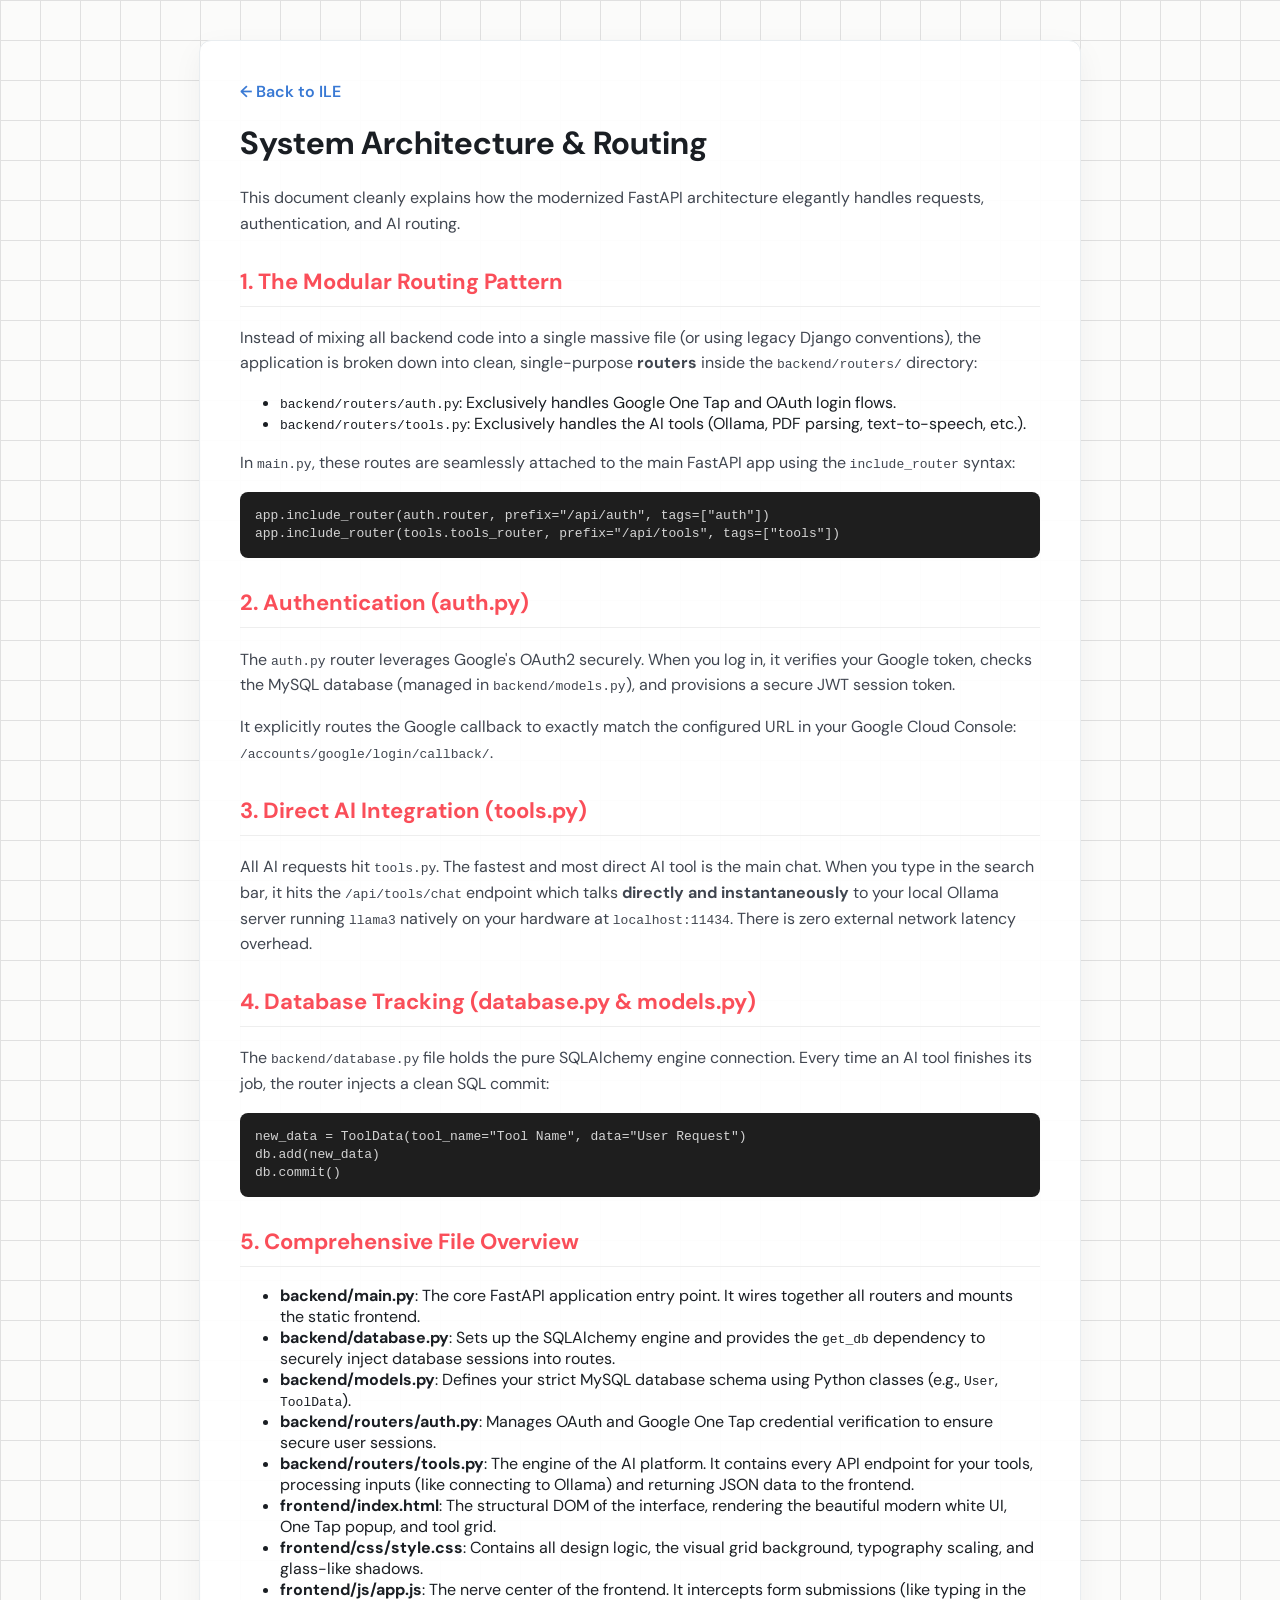
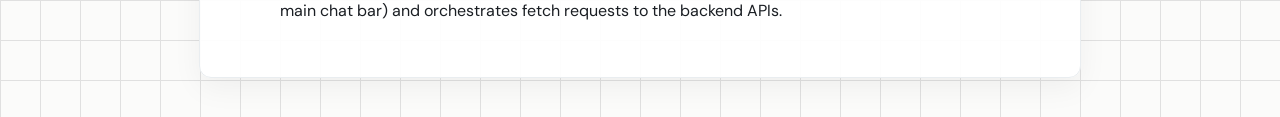
<file: frontend/how-it-works.html>
<!DOCTYPE html>
<html lang="en">
<head>
    <meta charset="UTF-8">
    <meta name="viewport" content="width=device-width, initial-scale=1.0">
    <title>How it works - ILE</title>
    <link href="https://fonts.googleapis.com/css2?family=DM+Sans:wght@400;500;700&display=swap" rel="stylesheet">
    <style>
        body {
            font-family: 'DM Sans', sans-serif;
            background-color: #fbfbfa;
            background-image: linear-gradient(#e0e0e0 1px, transparent 1px), linear-gradient(90deg, #e0e0e0 1px, transparent 1px);
            background-size: 40px 40px;
            color: #1a1e23;
            margin: 0;
            padding: 40px 20px;
        }
        .container {
            max-width: 800px;
            margin: 0 auto;
            background: rgba(255, 255, 255, 0.95);
            padding: 40px;
            border-radius: 12px;
            box-shadow: 0 10px 30px rgba(0,0,0,0.05);
            border: 1px solid #e9edf0;
        }
        h1 { font-size: 32px; font-weight: 700; margin-top: 0; }
        h2 { font-size: 22px; color: #fa4e59; margin-top: 30px; border-bottom: 1px solid #eee; padding-bottom: 10px; }
        p { line-height: 1.6; color: #404650; }
        .code-block {
            background: #1e1e1e;
            color: #d4d4d4;
            padding: 15px;
            border-radius: 8px;
            font-family: monospace;
            overflow-x: auto;
            line-height: 1.4;
        }
        .back-link {
            display: inline-block;
            margin-bottom: 20px;
            color: #3979d4;
            text-decoration: none;
            font-weight: 600;
        }
        .back-link:hover { text-decoration: underline; }
    </style>
</head>
<body>

<div class="container">
    <a href="/" class="back-link">&larr; Back to ILE</a>
    <h1>System Architecture & Routing</h1>
    <p>This document cleanly explains how the modernized FastAPI architecture elegantly handles requests, authentication, and AI routing.</p>

    <h2>1. The Modular Routing Pattern</h2>
    <p>Instead of mixing all backend code into a single massive file (or using legacy Django conventions), the application is broken down into clean, single-purpose <b>routers</b> inside the <code>backend/routers/</code> directory:</p>
    <ul>
        <li><code>backend/routers/auth.py</code>: Exclusively handles Google One Tap and OAuth login flows.</li>
        <li><code>backend/routers/tools.py</code>: Exclusively handles the AI tools (Ollama, PDF parsing, text-to-speech, etc.).</li>
    </ul>
    <p>In <code>main.py</code>, these routes are seamlessly attached to the main FastAPI app using the <code>include_router</code> syntax:</p>
    <div class="code-block">
app.include_router(auth.router, prefix="/api/auth", tags=["auth"])<br>
app.include_router(tools.tools_router, prefix="/api/tools", tags=["tools"])
    </div>

    <h2>2. Authentication (auth.py)</h2>
    <p>The <code>auth.py</code> router leverages Google's OAuth2 securely. When you log in, it verifies your Google token, checks the MySQL database (managed in <code>backend/models.py</code>), and provisions a secure JWT session token.</p>
    <p>It explicitly routes the Google callback to exactly match the configured URL in your Google Cloud Console: <code>/accounts/google/login/callback/</code>.</p>

    <h2>3. Direct AI Integration (tools.py)</h2>
    <p>All AI requests hit <code>tools.py</code>. The fastest and most direct AI tool is the main chat. When you type in the search bar, it hits the <code>/api/tools/chat</code> endpoint which talks <b>directly and instantaneously</b> to your local Ollama server running <code>llama3</code> natively on your hardware at <code>localhost:11434</code>. There is zero external network latency overhead.</p>

    <h2>4. Database Tracking (database.py & models.py)</h2>
    <p>The <code>backend/database.py</code> file holds the pure SQLAlchemy engine connection. Every time an AI tool finishes its job, the router injects a clean SQL commit:</p>
    <div class="code-block">
new_data = ToolData(tool_name="Tool Name", data="User Request")<br>
db.add(new_data)<br>
db.commit()
    </div>

    <h2>5. Comprehensive File Overview</h2>
    <ul>
        <li><b>backend/main.py</b>: The core FastAPI application entry point. It wires together all routers and mounts the static frontend.</li>
        <li><b>backend/database.py</b>: Sets up the SQLAlchemy engine and provides the <code>get_db</code> dependency to securely inject database sessions into routes.</li>
        <li><b>backend/models.py</b>: Defines your strict MySQL database schema using Python classes (e.g., <code>User</code>, <code>ToolData</code>).</li>
        <li><b>backend/routers/auth.py</b>: Manages OAuth and Google One Tap credential verification to ensure secure user sessions.</li>
        <li><b>backend/routers/tools.py</b>: The engine of the AI platform. It contains every API endpoint for your tools, processing inputs (like connecting to Ollama) and returning JSON data to the frontend.</li>
        <li><b>frontend/index.html</b>: The structural DOM of the interface, rendering the beautiful modern white UI, One Tap popup, and tool grid.</li>
        <li><b>frontend/css/style.css</b>: Contains all design logic, the visual grid background, typography scaling, and glass-like shadows.</li>
        <li><b>frontend/js/app.js</b>: The nerve center of the frontend. It intercepts form submissions (like typing in the main chat bar) and orchestrates fetch requests to the backend APIs.</li>
    </ul>

</div>

</body>
</html>
</file>
